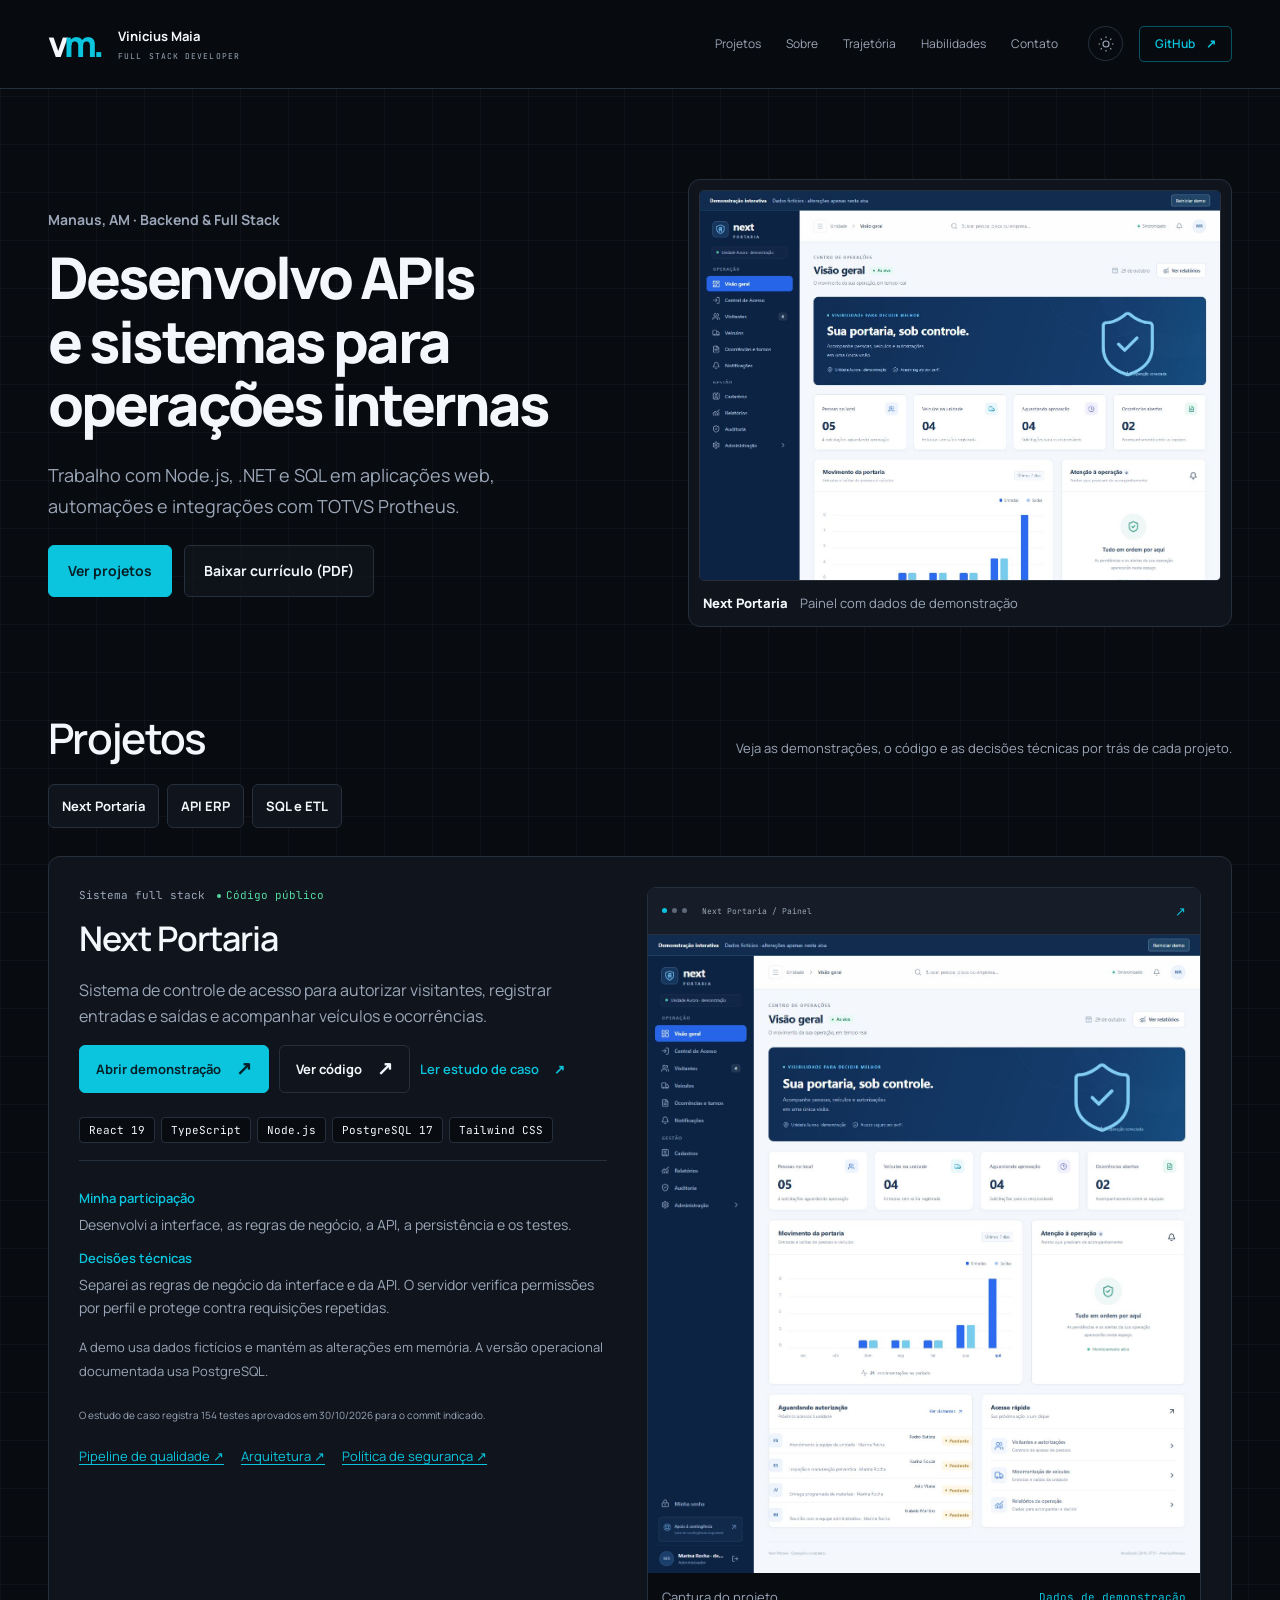
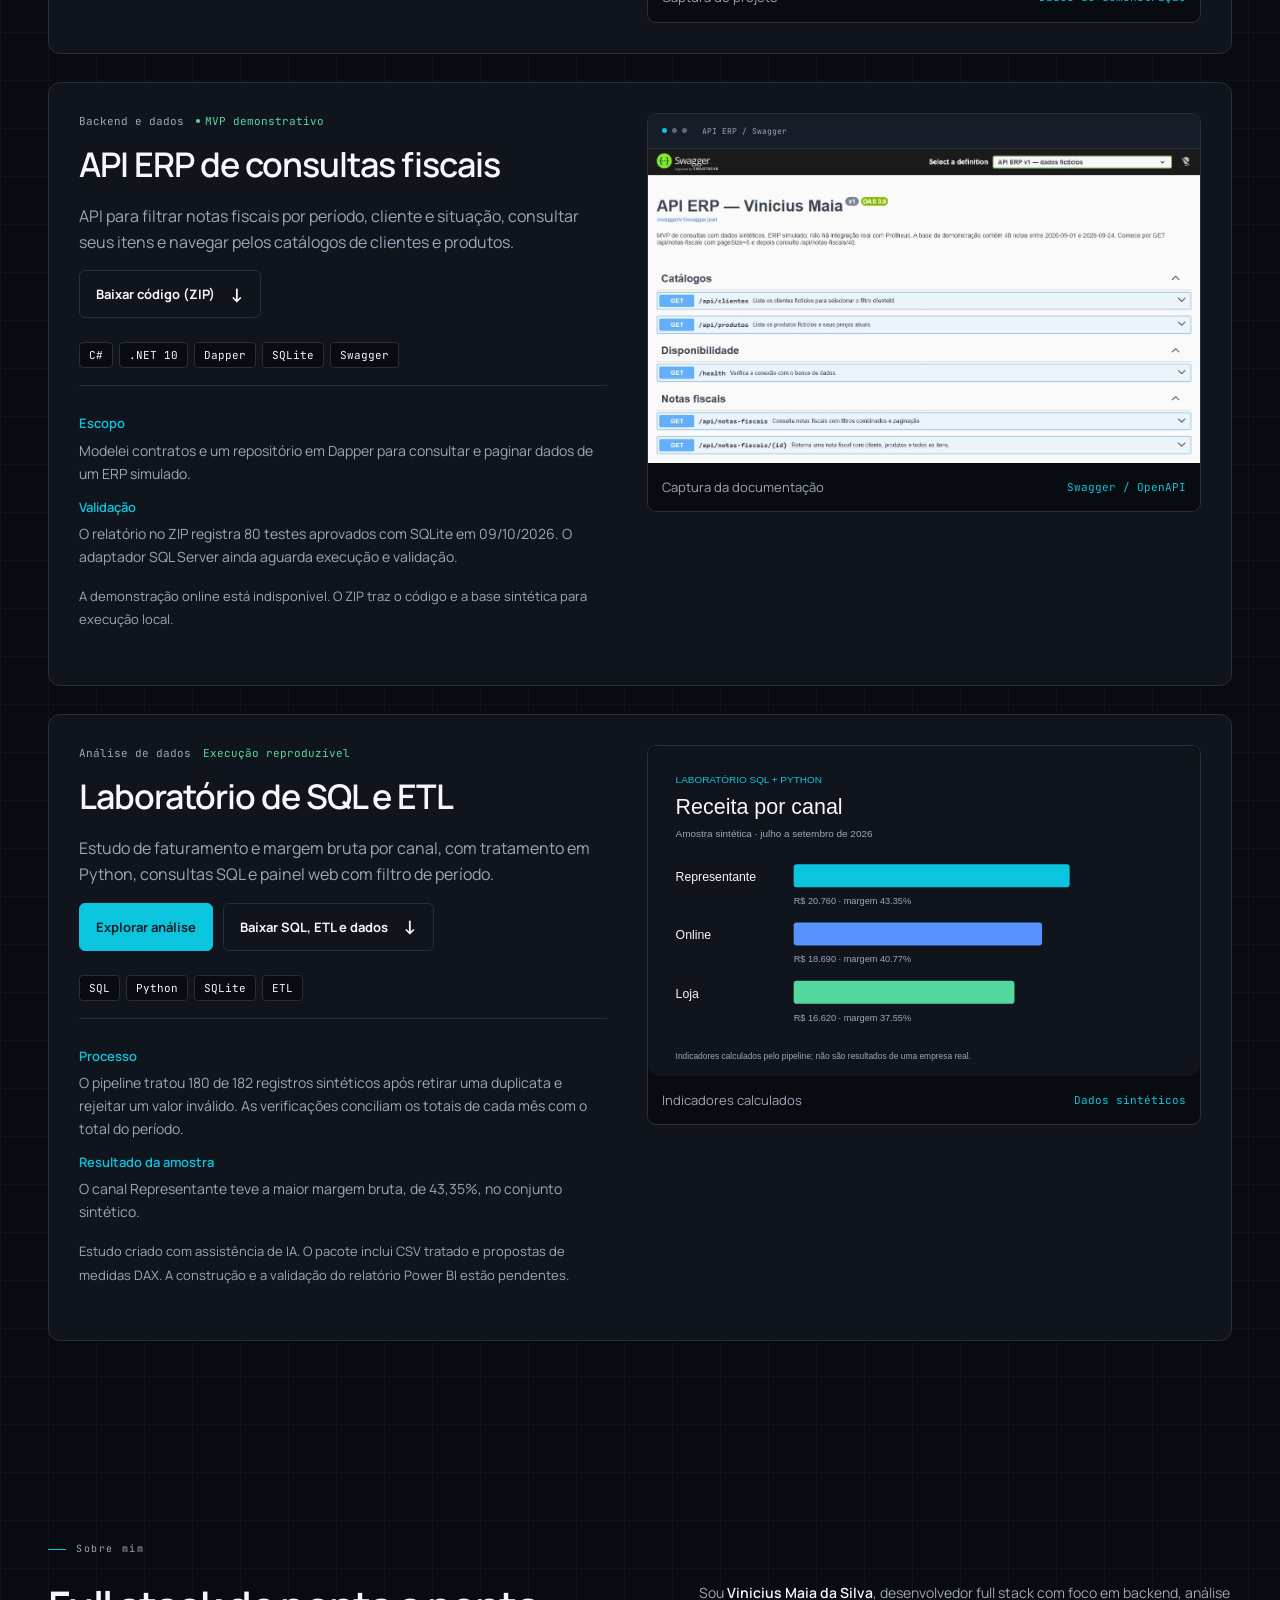
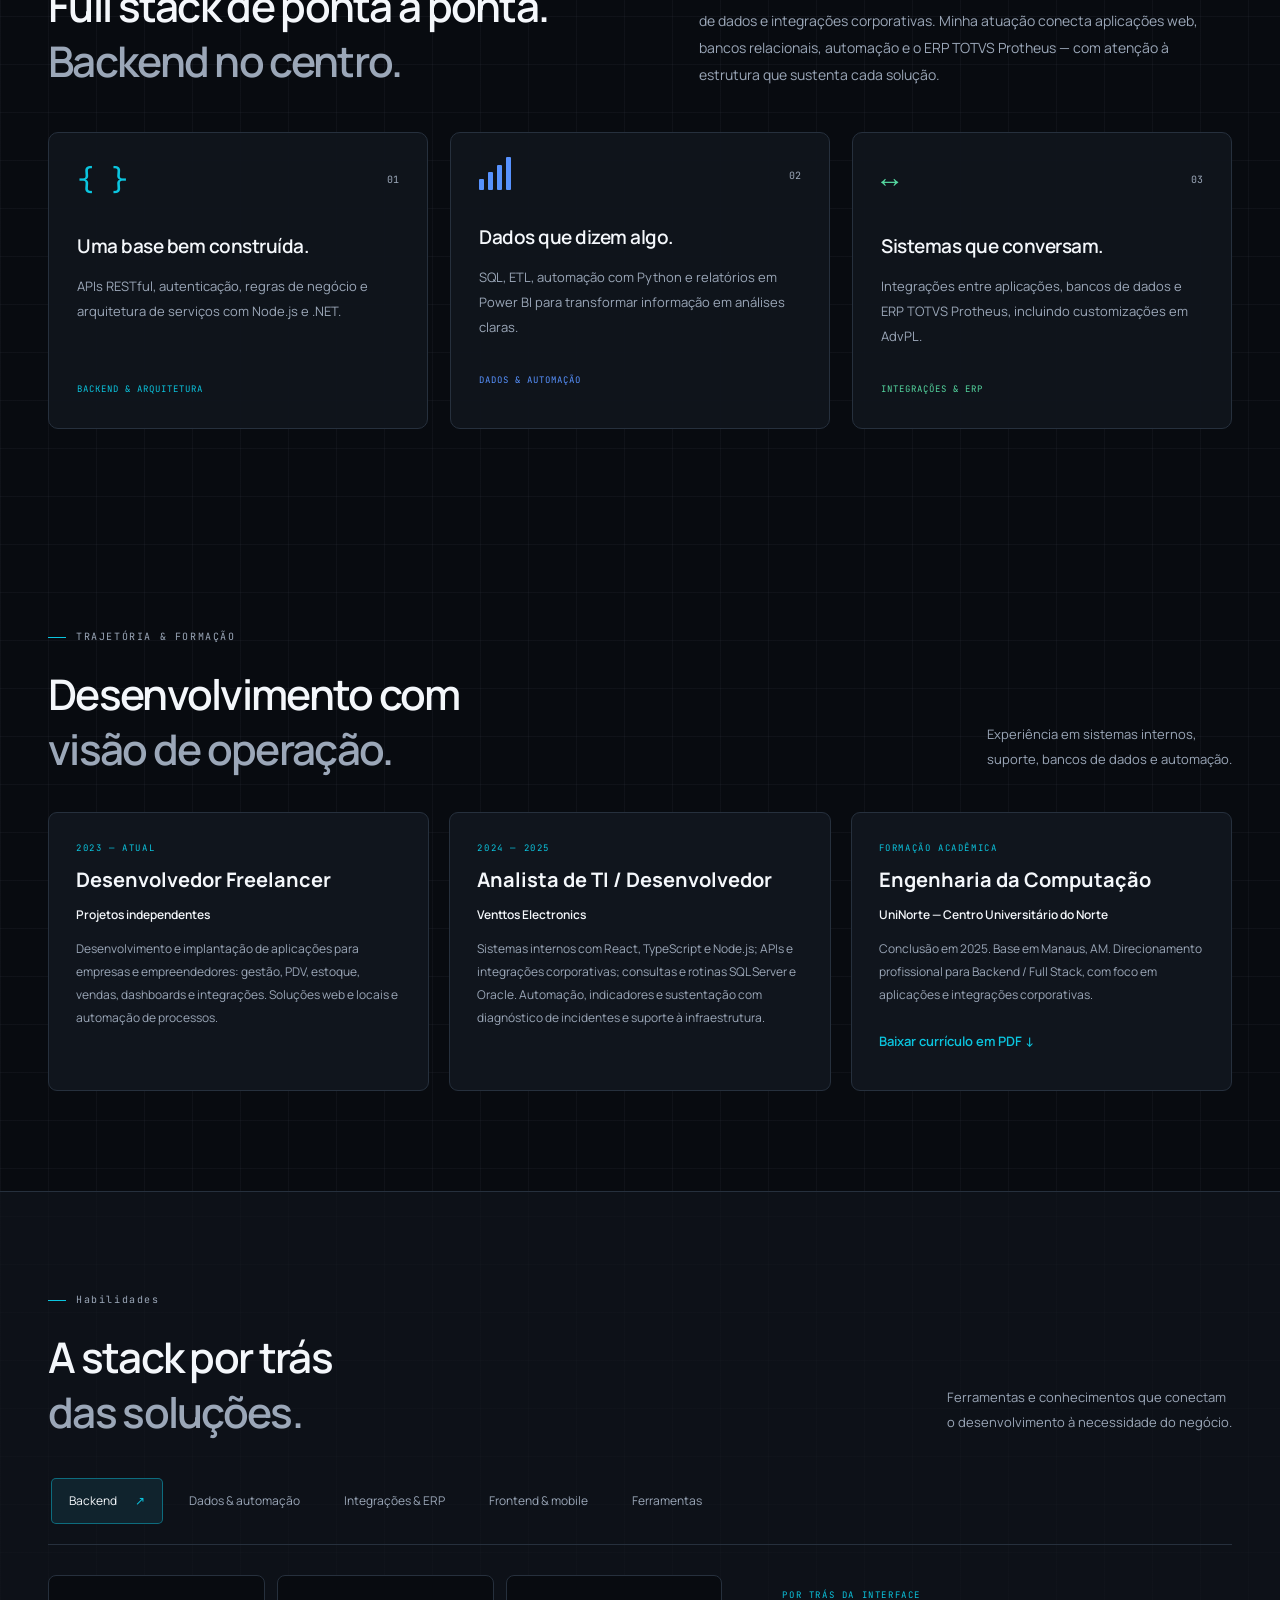
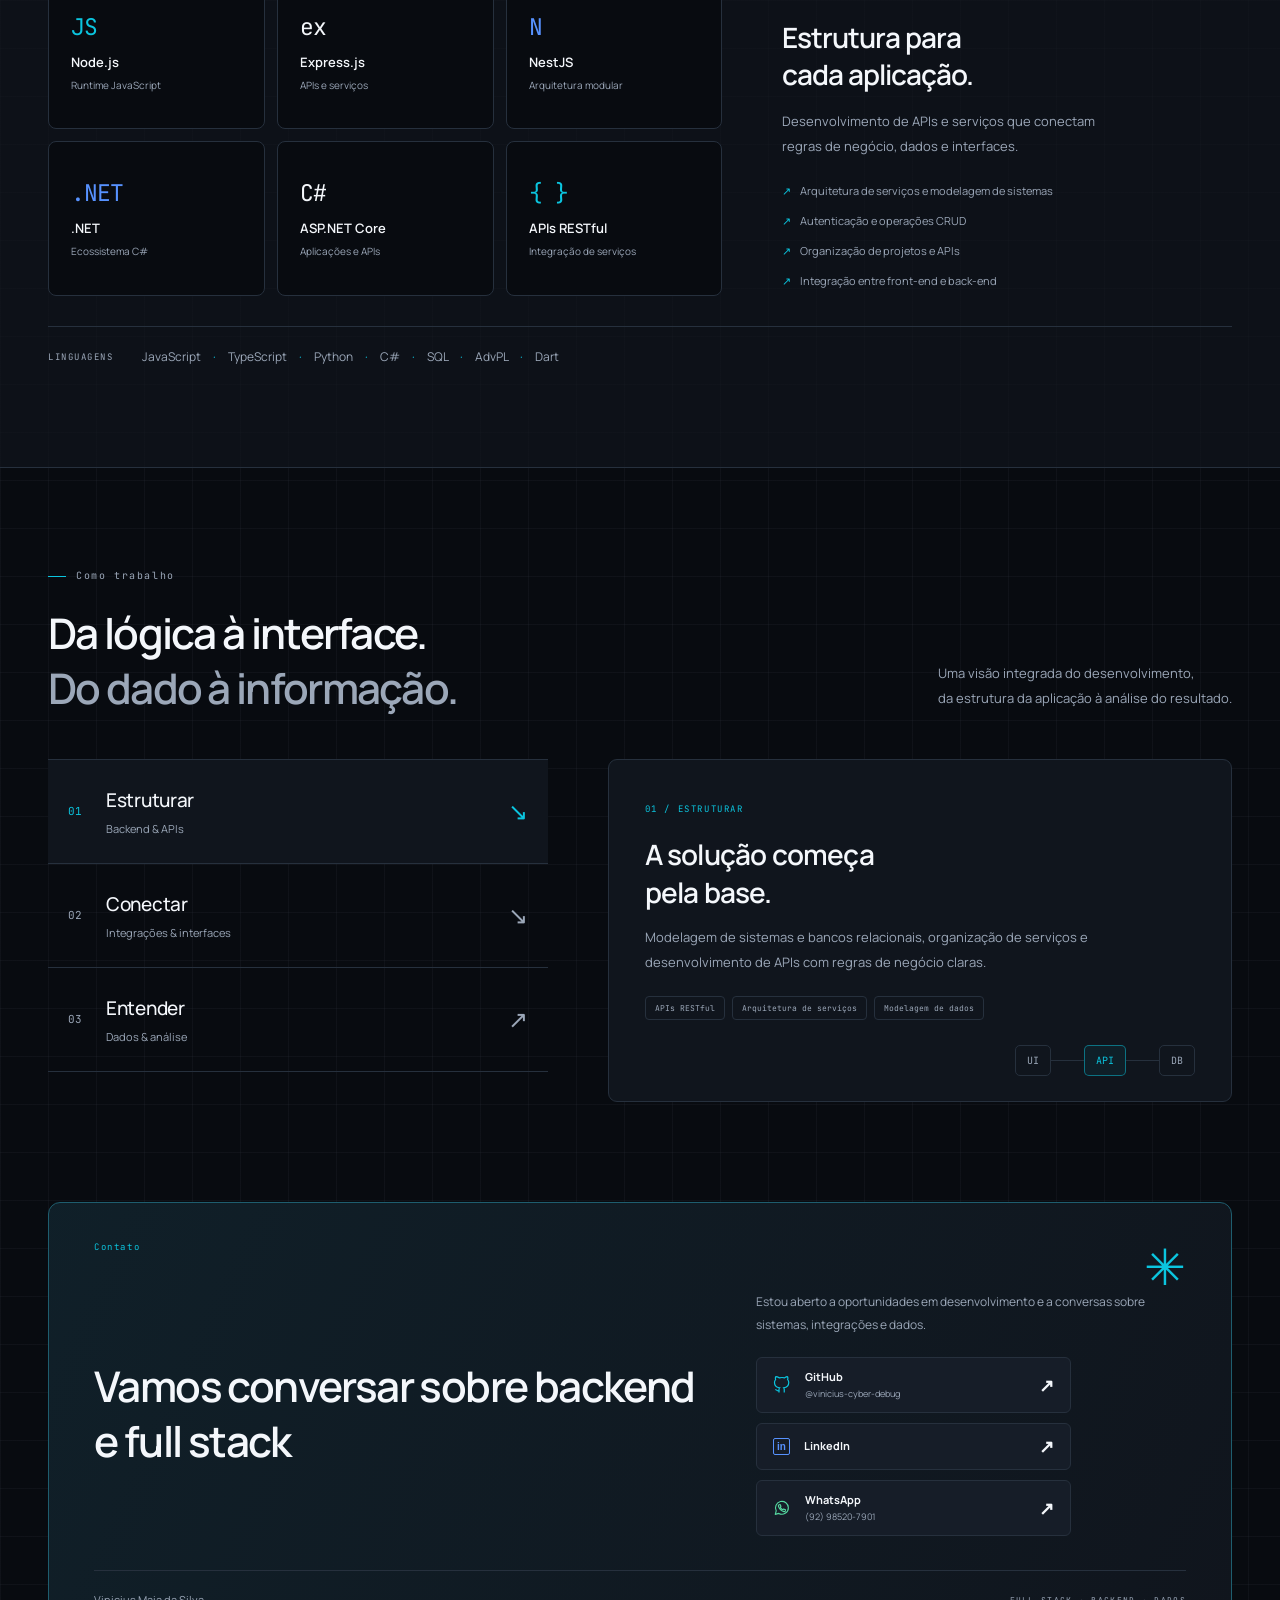
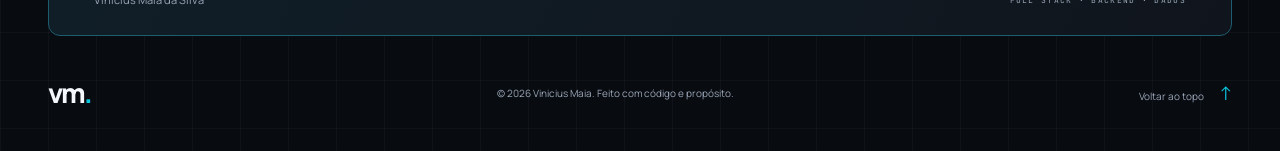
<file: index.html>
<!doctype html>
<html lang="pt-BR" data-theme="dark">
<head>
  <meta charset="utf-8">
  <meta name="viewport" content="width=device-width, initial-scale=1">
  <meta name="theme-color" content="#080b10">
  <meta name="description" content="Portfólio de Vinicius Maia da Silva, desenvolvedor backend e full stack em Manaus. Conheça seus projetos de APIs, sistemas internos e análise de dados.">
  <meta property="og:title" content="Vinicius Maia | Backend e Full Stack">
  <meta property="og:description" content="Explore o Next Portaria, uma API de consultas fiscais e um laboratório de análise de dados com SQL e Python.">
  <meta property="og:type" content="website">
  <title>Vinicius Maia | Backend e Full Stack</title>
  <link rel="icon" type="image/svg+xml" href="favicon.svg">
  <link rel="stylesheet" href="styles.css?v=20261126-2">
  <script src="app.js?v=20261126-2" defer></script>
</head>
<body>
  <a class="skip-link" href="#conteudo">Pular para o conteúdo</a>
  <header class="header">
    <div class="header-inner container">
      <a href="#inicio" class="brand" aria-label="Vinicius Maia — início"><span class="brand-mark">v<span>m</span><i>.</i></span><span class="brand-text">Vinicius Maia<span>FULL STACK DEVELOPER</span></span></a>
      <button type="button" id="menu-toggle" class="menu-toggle" aria-label="Abrir menu" aria-controls="navigation" aria-expanded="false"><span></span><span></span></button>
      <nav id="navigation" class="nav" aria-label="Navegação principal">
        <a href="#projetos">Projetos</a>
        <a href="#sobre">Sobre</a>
        <a href="#trajetoria">Trajetória</a>
        <a href="#habilidades">Habilidades</a>
        <a href="#contato">Contato</a>
      </nav>
      <div class="header-actions">
        <button class="theme-toggle" id="theme-toggle" aria-label="Ativar tema claro" title="Alternar tema"><svg viewBox="0 0 24 24" fill="none" stroke="currentColor" stroke-width="1.5" aria-hidden="true"><circle cx="12" cy="12" r="4"/><path d="M12 2v2m0 16v2M2 12h2m16 0h2M4.93 4.93l1.42 1.42m11.3 11.3 1.42 1.42M4.93 19.07l1.42-1.42m11.3-11.3 1.42-1.42"/></svg></button>
        <a href="https://github.com/vinicius-cyber-debug" class="header-contact" target="_blank" rel="noopener noreferrer">GitHub <span aria-hidden="true">↗</span></a>
      </div>
    </div>
  </header>
  <main id="conteudo">
    <section id="inicio" class="hero container">
      <div class="hero-copy">
        <p class="career-location">Manaus, AM · Backend &amp; Full Stack</p>
        <h1>Desenvolvo APIs e sistemas para operações internas</h1>
        <p class="hero-description">Trabalho com Node.js, .NET e SQL em aplicações web, automações e integrações com TOTVS Protheus.</p>
        <div class="hero-buttons">
          <a href="#projetos" class="button button-primary">Ver projetos</a>
          <a href="assets/cv/curriculo-vinicius-maia.pdf" class="button button-outline" download>Baixar currículo (PDF)</a>
        </div>
      </div>
      <figure class="hero-preview">
        <div class="hero-preview-image">
          <img src="assets/projects/next-portaria.jpg" alt="Painel de controle de acesso com indicadores e registros de visitas." width="1273" height="1472" fetchpriority="high">
        </div>
        <figcaption><strong>Next Portaria</strong><span>Painel com dados de demonstração</span></figcaption>
      </figure>
    </section>

    <section id="projetos" class="section container projects">
      <div class="section-heading heading-inline">
        <h2>Projetos</h2>
        <p>Veja as demonstrações, o código e as decisões técnicas por trás de cada projeto.</p>
      </div>
      <nav class="project-shortcuts" aria-label="Atalhos dos projetos">
        <ul>
          <li><a href="#portaria-project-title">Next Portaria</a></li>
          <li><a href="#erp-project-title">API ERP</a></li>
          <li><a href="#data-project-title">SQL e ETL</a></li>
        </ul>
      </nav>

      <article class="featured-project" aria-labelledby="portaria-project-title">
        <div class="project-overview">
          <div class="project-meta"><span>Sistema full stack</span><span class="project-status"><i></i> Código público</span></div>
          <h3 id="portaria-project-title" tabindex="-1">Next Portaria</h3>
          <p class="project-description">Sistema de controle de acesso para autorizar visitantes, registrar entradas e saídas e acompanhar veículos e ocorrências.</p>
          <div class="project-actions">
            <a class="button button-primary" href="https://vinicius-cyber-debug.github.io/Next-Portaria/" target="_blank" rel="noopener noreferrer">Abrir demonstração <span aria-hidden="true">↗</span></a>
            <a class="button button-outline" href="https://github.com/vinicius-cyber-debug/Next-Portaria" target="_blank" rel="noopener noreferrer">Ver código <span aria-hidden="true">↗</span></a>
            <a class="project-github" href="https://github.com/vinicius-cyber-debug/Next-Portaria/blob/main/docs/ESTUDO-DE-CASO.md" target="_blank" rel="noopener noreferrer">Ler estudo de caso <span aria-hidden="true">↗</span></a>
          </div>
        </div>
        <figure class="project-preview">
          <div class="preview-browser" aria-hidden="true"><span><i></i><i></i><i></i></span><small>Next Portaria / Painel</small><b>↗</b></div>
          <a href="https://vinicius-cyber-debug.github.io/Next-Portaria/" target="_blank" rel="noopener noreferrer" aria-label="Abrir demonstração do Next Portaria">
            <img src="assets/projects/next-portaria.jpg" alt="Painel completo do Next Portaria, com indicadores de presença e histórico de acessos." width="1273" height="1472" loading="lazy">
          </a>
          <figcaption>Captura do projeto <span>Dados de demonstração</span></figcaption>
        </figure>
        <div class="featured-project-content">
          <div class="project-stack" aria-label="Tecnologias do Next Portaria"><span>React 19</span><span>TypeScript</span><span>Node.js</span><span>PostgreSQL 17</span><span>Tailwind CSS</span></div>
          <dl class="project-evidence">
            <dt>Minha participação</dt>
            <dd>Desenvolvi a interface, as regras de negócio, a API, a persistência e os testes.</dd>
            <dt>Decisões técnicas</dt>
            <dd>Separei as regras de negócio da interface e da API. O servidor verifica permissões por perfil e protege contra requisições repetidas.</dd>
          </dl>
          <p class="project-database-note">A demo usa dados fictícios e mantém as alterações em memória. A versão operacional documentada usa PostgreSQL.</p>
          <div class="quality-links">
            <span>O estudo de caso registra 154 testes aprovados em 30/10/2026 para o commit indicado.</span>
            <a href="https://github.com/vinicius-cyber-debug/Next-Portaria/actions/workflows/quality.yml" target="_blank" rel="noopener noreferrer">Pipeline de qualidade ↗</a>
            <a href="https://github.com/vinicius-cyber-debug/Next-Portaria/blob/main/docs/ARQUITETURA.md" target="_blank" rel="noopener noreferrer">Arquitetura ↗</a>
            <a href="https://github.com/vinicius-cyber-debug/Next-Portaria/blob/main/SECURITY.md" target="_blank" rel="noopener noreferrer">Política de segurança ↗</a>
          </div>
        </div>
      </article>

      <article class="featured-project" aria-labelledby="erp-project-title">
        <div class="project-overview">
          <div class="project-meta"><span>Backend e dados</span><span class="project-status"><i></i> MVP demonstrativo</span></div>
          <h3 id="erp-project-title" tabindex="-1">API ERP de consultas fiscais</h3>
          <p class="project-description">API para filtrar notas fiscais por período, cliente e situação, consultar seus itens e navegar pelos catálogos de clientes e produtos.</p>
          <div class="project-actions">
            <a class="button button-outline" href="assets/projects/api-erp-codigo.zip" download="api-erp-vinicius-maia.zip">Baixar código (ZIP) <span aria-hidden="true">↓</span></a>
          </div>
        </div>
        <figure class="project-preview">
          <div class="preview-browser" aria-hidden="true"><span><i></i><i></i><i></i></span><small>API ERP / Swagger</small></div>
          <div>
            <img src="assets/projects/api-erp-swagger.jpg" alt="Documentação da API ERP com endpoints de catálogos, disponibilidade e notas fiscais." width="1265" height="720" loading="lazy">
          </div>
          <figcaption>Captura da documentação <span>Swagger / OpenAPI</span></figcaption>
        </figure>
        <div class="featured-project-content">
          <div class="project-stack" aria-label="Tecnologias do projeto"><span>C#</span><span>.NET 10</span><span>Dapper</span><span>SQLite</span><span>Swagger</span></div>
          <dl class="project-evidence">
            <dt>Escopo</dt>
            <dd>Modelei contratos e um repositório em Dapper para consultar e paginar dados de um ERP simulado.</dd>
            <dt>Validação</dt>
            <dd>O relatório no ZIP registra 80 testes aprovados com SQLite em 09/10/2026. O adaptador SQL Server ainda aguarda execução e validação.</dd>
          </dl>
          <p class="project-database-note">A demonstração online está indisponível. O ZIP traz o código e a base sintética para execução local.</p>
        </div>
      </article>

      <article class="featured-project" aria-labelledby="data-project-title">
        <div class="project-overview">
          <div class="project-meta"><span>Análise de dados</span><span class="project-status">Execução reproduzível</span></div>
          <h3 id="data-project-title" tabindex="-1">Laboratório de SQL e ETL</h3>
          <p class="project-description">Estudo de faturamento e margem bruta por canal, com tratamento em Python, consultas SQL e painel web com filtro de período.</p>
          <div class="project-actions">
            <a class="button button-primary" href="projetos/analise-dados.html">Explorar análise</a>
            <a class="button button-outline" href="assets/projects/laboratorio-dados.zip" download>Baixar SQL, ETL e dados <span aria-hidden="true">↓</span></a>
          </div>
        </div>
        <figure class="project-preview">
          <img src="assets/projects/data-case.svg" alt="Gráfico calculado pelo pipeline de SQL e Python com receitas por canal em uma amostra sintética." loading="lazy">
          <figcaption>Indicadores calculados <span>Dados sintéticos</span></figcaption>
        </figure>
        <div class="featured-project-content">
          <div class="project-stack" aria-label="Tecnologias do laboratório"><span>SQL</span><span>Python</span><span>SQLite</span><span>ETL</span></div>
          <dl class="project-evidence">
            <dt>Processo</dt>
            <dd>O pipeline tratou 180 de 182 registros sintéticos após retirar uma duplicata e rejeitar um valor inválido. As verificações conciliam os totais de cada mês com o total do período.</dd>
            <dt>Resultado da amostra</dt>
            <dd>O canal Representante teve a maior margem bruta, de 43,35%, no conjunto sintético.</dd>
          </dl>
          <p class="project-database-note">Estudo criado com assistência de IA. O pacote inclui CSV tratado e propostas de medidas DAX. A construção e a validação do relatório Power BI estão pendentes.</p>
        </div>
      </article>
    </section>

    <section id="sobre" class="section container about">
      <div class="section-heading"><p class="eyebrow section-number">Sobre mim</p><div class="about-heading"><h2>Full stack de ponta a ponta.<br><span>Backend no centro.</span></h2><p>Sou <strong>Vinicius Maia da Silva</strong>, desenvolvedor full stack com foco em backend, análise de dados e integrações corporativas. Minha atuação conecta aplicações web, bancos relacionais, automação e o ERP TOTVS Protheus — com atenção à estrutura que sustenta cada solução.</p></div></div>
      <div class="focus-grid">
        <article class="focus-card"><div class="focus-top"><span class="focus-icon">{ }</span><span>01</span></div><h3>Uma base bem construída.</h3><p>APIs RESTful, autenticação, regras de negócio e arquitetura de serviços com Node.js e .NET.</p><span class="focus-tag">BACKEND & ARQUITETURA</span></article>
        <article class="focus-card"><div class="focus-top"><span class="focus-icon chart-icon"><i></i><i></i><i></i><i></i></span><span>02</span></div><h3>Dados que dizem algo.</h3><p>SQL, ETL, automação com Python e relatórios em Power BI para transformar informação em análises claras.</p><span class="focus-tag">DADOS & AUTOMAÇÃO</span></article>
        <article class="focus-card"><div class="focus-top"><span class="focus-icon">↔</span><span>03</span></div><h3>Sistemas que conversam.</h3><p>Integrações entre aplicações, bancos de dados e ERP TOTVS Protheus, incluindo customizações em AdvPL.</p><span class="focus-tag">INTEGRAÇÕES & ERP</span></article>
      </div>
    </section>

    <section id="trajetoria" class="section container">
      <div class="section-heading heading-inline"><div><p class="eyebrow section-number">TRAJETÓRIA & FORMAÇÃO</p><h2>Desenvolvimento com<br><span>visão de operação.</span></h2></div><p>Experiência em sistemas internos,<br class="desktop-break"> suporte, bancos de dados e automação.</p></div>
      <div class="career-grid">
        <article class="career-card"><p class="eyebrow">2023 — ATUAL</p><h3>Desenvolvedor Freelancer</h3><p class="career-company">Projetos independentes</p><p>Desenvolvimento e implantação de aplicações para empresas e empreendedores: gestão, PDV, estoque, vendas, dashboards e integrações. Soluções web e locais e automação de processos.</p></article>
        <article class="career-card"><p class="eyebrow">2024 — 2025</p><h3>Analista de TI / Desenvolvedor</h3><p class="career-company">Venttos Electronics</p><p>Sistemas internos com React, TypeScript e Node.js; APIs e integrações corporativas; consultas e rotinas SQL Server e Oracle. Automação, indicadores e sustentação com diagnóstico de incidentes e suporte à infraestrutura.</p></article>
        <article class="career-card"><p class="eyebrow">FORMAÇÃO ACADÊMICA</p><h3>Engenharia da Computação</h3><p class="career-company">UniNorte — Centro Universitário do Norte</p><p>Conclusão em 2025. Base em Manaus, AM. Direcionamento profissional para Backend / Full Stack, com foco em aplicações e integrações corporativas.</p><a class="project-github" href="assets/cv/curriculo-vinicius-maia.pdf" download>Baixar currículo em PDF ↓</a></article>
      </div>
    </section>
    <section id="habilidades" class="section skills-section">
      <div class="container">
        <div class="section-heading heading-inline"><div><p class="eyebrow section-number">Habilidades</p><h2>A stack por trás<br><span>das soluções.</span></h2></div><p>Ferramentas e conhecimentos que conectam<br class="desktop-break"> o desenvolvimento à necessidade do negócio.</p></div>
        <div class="skills-tabs" role="tablist" aria-label="Áreas de conhecimento"><button id="tab-backend" role="tab" aria-selected="true" aria-controls="skill-panel" data-category="backend" tabindex="0">Backend <span>↗</span></button><button id="tab-dados" role="tab" aria-selected="false" aria-controls="skill-panel" data-category="dados" tabindex="-1">Dados & automação</button><button id="tab-integracoes" role="tab" aria-selected="false" aria-controls="skill-panel" data-category="integracoes" tabindex="-1">Integrações & ERP</button><button id="tab-interfaces" role="tab" aria-selected="false" aria-controls="skill-panel" data-category="interfaces" tabindex="-1">Frontend & mobile</button><button id="tab-ferramentas" role="tab" aria-selected="false" aria-controls="skill-panel" data-category="ferramentas" tabindex="-1">Ferramentas</button></div>
        <div id="skill-panel" class="skill-panel" role="tabpanel" tabindex="0" aria-labelledby="tab-backend">
          <div class="skill-tiles" id="skill-tiles"><div class="skill-tile"><span class="skill-symbol green">JS</span><strong>Node.js</strong><span>Runtime JavaScript</span></div><div class="skill-tile"><span class="skill-symbol">ex</span><strong>Express.js</strong><span>APIs e serviços</span></div><div class="skill-tile"><span class="skill-symbol purple">N</span><strong>NestJS</strong><span>Arquitetura modular</span></div><div class="skill-tile"><span class="skill-symbol purple">.NET</span><strong>.NET</strong><span>Ecossistema C#</span></div><div class="skill-tile"><span class="skill-symbol">C#</span><strong>ASP.NET Core</strong><span>Aplicações e APIs</span></div><div class="skill-tile"><span class="skill-symbol green">{ }</span><strong>APIs RESTful</strong><span>Integração de serviços</span></div></div>
          <aside class="skill-detail"><span id="skill-kicker" class="eyebrow">POR TRÁS DA INTERFACE</span><h3 id="skill-title">Estrutura para<br>cada aplicação.</h3><p id="skill-description">Desenvolvimento de APIs e serviços que conectam regras de negócio, dados e interfaces.</p><ul id="skill-points"><li>Arquitetura de serviços e modelagem de sistemas</li><li>Autenticação e operações CRUD</li><li>Organização de projetos e APIs</li><li>Integração entre front-end e back-end</li></ul></aside>
        </div>
        <div class="languages"><span>LINGUAGENS</span><p>JavaScript <i>·</i> TypeScript <i>·</i> Python <i>·</i> C# <i>·</i> SQL <i>·</i> AdvPL <i>·</i> Dart</p></div>
      </div>
    </section>
    <section class="section container approach" id="abordagem">
      <div class="section-heading heading-inline"><div><p class="eyebrow section-number">Como trabalho</p><h2>Da lógica à interface.<br><span>Do dado à informação.</span></h2></div><p>Uma visão integrada do desenvolvimento,<br class="desktop-break"> da estrutura da aplicação à análise do resultado.</p></div>
      <div class="approach-layout"><div class="flow" aria-label="Explore as etapas de uma solução"><button class="flow-step active" data-step="0" aria-pressed="true"><span class="flow-index">01</span><span><strong>Estruturar</strong><small>Backend & APIs</small></span><span class="flow-arrow">↘</span></button><button class="flow-step" data-step="1" aria-pressed="false"><span class="flow-index">02</span><span><strong>Conectar</strong><small>Integrações & interfaces</small></span><span class="flow-arrow">↘</span></button><button class="flow-step" data-step="2" aria-pressed="false"><span class="flow-index">03</span><span><strong>Entender</strong><small>Dados & análise</small></span><span class="flow-arrow">↗</span></button></div><div class="flow-detail" aria-live="polite"><span id="flow-label" class="eyebrow">01 / ESTRUTURAR</span><h3 id="flow-title">A solução começa<br>pela base.</h3><p id="flow-description">Modelagem de sistemas e bancos relacionais, organização de serviços e desenvolvimento de APIs com regras de negócio claras.</p><div class="flow-tags" id="flow-tags"><span>APIs RESTful</span><span>Arquitetura de serviços</span><span>Modelagem de dados</span></div><div class="flow-decoration" aria-hidden="true"><span>UI</span><i></i><span class="highlight">API</span><i></i><span>DB</span></div></div></div>
    </section>
    <section id="contato" class="contact-section container">
      <div class="contact-top"><p class="eyebrow">Contato</p><span class="contact-spark" aria-hidden="true">✳</span></div>
      <div class="contact-content">
        <h2>Vamos conversar sobre backend e full stack</h2>
        <div class="contact-details">
          <p>Estou aberto a oportunidades em desenvolvimento e a conversas sobre sistemas, integrações e dados.</p>
          <div class="contact-links">
            <a href="https://github.com/vinicius-cyber-debug" target="_blank" rel="noopener noreferrer" class="button contact-button github-button"><svg viewBox="0 0 24 24" fill="none" stroke="currentColor" stroke-width="1.6" aria-hidden="true"><path d="M9 20c-4 .8-4-2-6-2m12 4v-4c0-1-.2-1.8-.7-2.3 3.3-.4 6.7-1.6 6.7-7.1a5.5 5.5 0 0 0-1.5-3.8 5.1 5.1 0 0 0-.1-3.8s-1.2-.4-3.9 1.5a13.4 13.4 0 0 0-7 0C4.8.6 3.6 1 3.6 1a5.1 5.1 0 0 0-.1 3.8A5.5 5.5 0 0 0 2 8.6c0 5.5 3.4 6.7 6.7 7.1-.5.5-.7 1.3-.7 2.3v4"/></svg><span>GitHub <small>@vinicius-cyber-debug</small></span><span aria-hidden="true">↗</span></a>
            <a href="https://www.linkedin.com/in/viniciusmaia001/" target="_blank" rel="noopener noreferrer" class="button contact-button"><span class="linkedin-icon" aria-hidden="true">in</span> LinkedIn <span aria-hidden="true">↗</span></a>
            <a href="https://wa.me/5592985207901" target="_blank" rel="noopener noreferrer" class="button contact-button whatsapp-button" aria-label="Conversar no WhatsApp com Vinicius Maia, número (92) 98520-7901">
              <svg class="whatsapp-icon" viewBox="0 0 24 24" fill="none" stroke="currentColor" stroke-width="1.5" stroke-linecap="round" stroke-linejoin="round" aria-hidden="true"><path d="M20.5 11.7a8.6 8.6 0 0 1-12.8 7.5L3 20.5l1.3-4.7a8.6 8.6 0 1 1 16.2-4.1Z"/><path d="m8.1 7.6 1.4-.3 1.1 2.5-.9 1.1a7 7 0 0 0 3.4 3.4l1.1-.9 2.5 1.1-.3 1.4c-.2.8-1 1.1-1.8.9a10.6 10.6 0 0 1-7.4-7.4c-.2-.8.1-1.6.9-1.8Z"/></svg>
              <span class="whatsapp-label">WhatsApp<small>(92) 98520-7901</small></span><span aria-hidden="true">↗</span>
            </a>
          </div>
        </div>
      </div>
      <div class="contact-bottom"><span>Vinicius Maia da Silva</span><span>FULL STACK · BACKEND · DADOS</span></div>
    </section>
  </main>
  <footer class="footer container"><a href="#inicio" class="footer-brand">vm<span>.</span></a><p>© <span id="year">2026</span> Vinicius Maia. Feito com código e propósito.</p><a href="#inicio" class="back-to-top">Voltar ao topo <span aria-hidden="true">↑</span></a></footer>
</body>
</html>
</file>
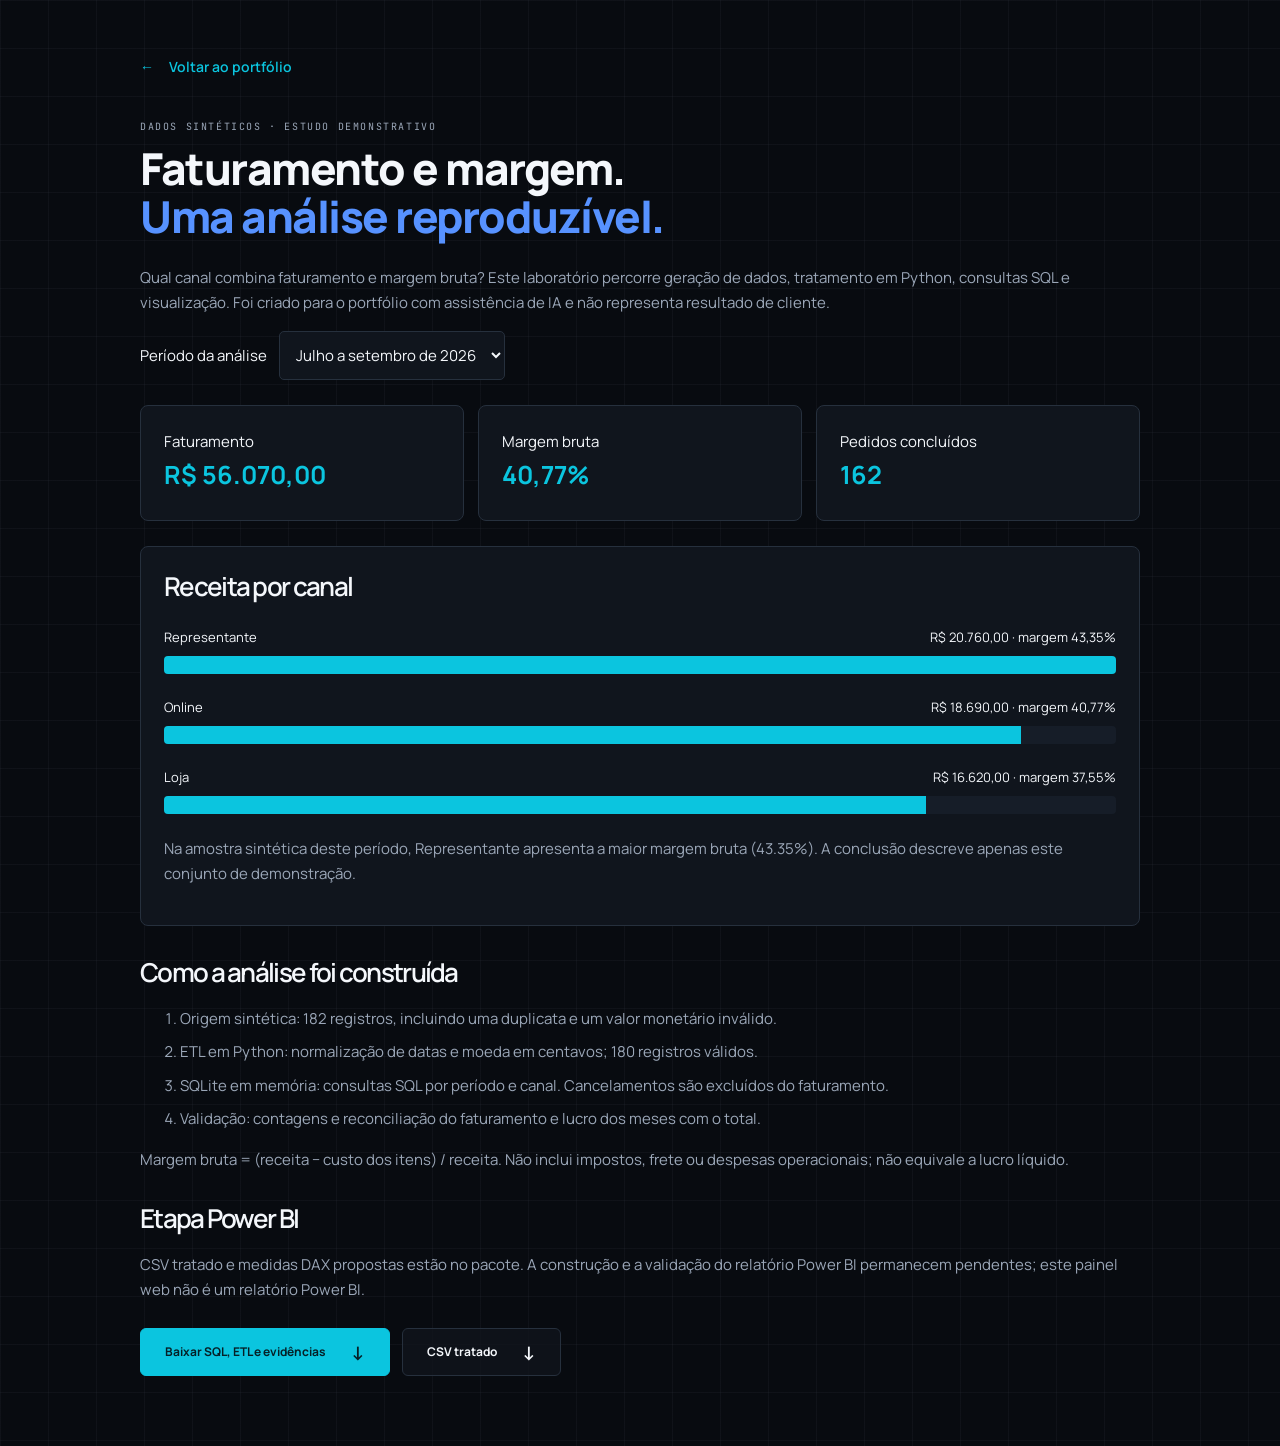
<file: projetos/analise-dados.html>
<!doctype html>
<html lang="pt-BR" data-theme="dark">
<head>
  <meta charset="utf-8">
  <meta name="viewport" content="width=device-width,initial-scale=1">
  <title>Laboratório SQL e ETL | Vinicius Maia</title>
  <link rel="stylesheet" href="../styles.css?v=20261126-2">
  <style>
    .lab { padding-block: 45px; max-width: 1000px; }
    .lab .lab-back { min-height: 44px; font-size: .875rem; }
    .lab .eyebrow { margin-top: 30px; }
    .lab h1 { font-size: 44px; letter-spacing: -1.5px; }
    .lab h2 { font-size: 26px; margin: 30px 0 16px; }
    .lab p { color: var(--muted); }
    .lab li { margin: 8px 0; color: var(--muted); }
    .lab-filter { display: flex; flex-wrap: wrap; align-items: center; gap: 8px 12px; }
    .lab select {
      background: var(--surface);
      color: var(--text);
      padding: 12px;
      border: 1px solid var(--line);
      border-radius: 5px;
      max-width: 100%;
      min-height: 44px;
      font: inherit;
    }
    .lab select:focus-visible { outline: 2px solid var(--accent); outline-offset: 4px; }
    .lab [hidden] { display: none; }
    .lab-status { margin: 10px 0 0; }
    .lab-status:empty { margin: 0; }
    .lab-status.visually-hidden {
      position: absolute;
      width: 1px;
      height: 1px;
      margin: -1px;
      clip-path: inset(50%);
      overflow: hidden;
      white-space: nowrap;
    }
    .lab-grid { display: grid; grid-template-columns: repeat(3, 1fr); gap: 14px; margin: 25px 0; }
    .lab-box { background: var(--surface); border: 1px solid var(--line); padding: 23px; border-radius: 8px; }
    .lab-box h2 { margin-top: 0; }
    .lab-box strong { display: block; font-size: 25px; color: var(--accent); }
    .bar-row { margin: 22px 0; }
    .bar-row > div:first-child { display: flex; justify-content: space-between; gap: 15px; font-size: 13px; margin-bottom: 8px; }
    .bar-meter { height: 18px; background: var(--surface-2); border-radius: 4px; overflow: hidden; }
    .bar-fill { display: block; height: 100%; background: var(--accent); }
    .lab-links { display: flex; gap: 12px; flex-wrap: wrap; margin: 25px 0; }

    @media (max-width: 600px) {
      .lab h1 { font-size: 32px; }
      .lab-grid { grid-template-columns: 1fr; }
      .lab-box strong { font-size: 23px; }
    }
  </style>
</head>
<body>
  <main class="container lab">
    <a class="project-github lab-back" href="../index.html#data-project-title">
      <span aria-hidden="true">←</span> Voltar ao portfólio
    </a>
    <p class="eyebrow">DADOS SINTÉTICOS · ESTUDO DEMONSTRATIVO</p>
    <h1>Faturamento e margem.<br><span>Uma análise reproduzível.</span></h1>
    <p>Qual canal combina faturamento e margem bruta? Este laboratório percorre geração de dados, tratamento em Python, consultas SQL e visualização. Foi criado para o portfólio com assistência de IA e não representa resultado de cliente.</p>

    <div class="lab-filter">
      <label for="period">Período da análise</label>
      <select id="period" disabled>
        <option value="todos">Julho a setembro de 2026</option>
        <option value="2026-07">Julho de 2026</option>
        <option value="2026-08">Agosto de 2026</option>
        <option value="2026-09">Setembro de 2026</option>
      </select>
      <button type="button" id="retry-dashboard" class="button button-outline" hidden>Tentar novamente</button>
    </div>
    <p id="dashboard-status" class="lab-status" role="status"></p>
    <noscript><p>Ative o JavaScript para consultar os indicadores. Os arquivos da análise estão disponíveis para download ao final da página.</p></noscript>

    <div class="lab-grid">
      <div class="lab-box">Faturamento<strong id="revenue">—</strong></div>
      <div class="lab-box">Margem bruta<strong id="margin">—</strong></div>
      <div class="lab-box">Pedidos concluídos<strong id="orders">—</strong></div>
    </div>
    <div class="lab-box">
      <h2>Receita por canal</h2>
      <div id="channels"></div>
      <p id="conclusion"></p>
    </div>

    <h2>Como a análise foi construída</h2>
    <ol>
      <li>Origem sintética: 182 registros, incluindo uma duplicata e um valor monetário inválido.</li>
      <li>ETL em Python: normalização de datas e moeda em centavos; 180 registros válidos.</li>
      <li>SQLite em memória: consultas SQL por período e canal. Cancelamentos são excluídos do faturamento.</li>
      <li>Validação: contagens e reconciliação do faturamento e lucro dos meses com o total.</li>
    </ol>
    <p>Margem bruta = (receita − custo dos itens) / receita. Não inclui impostos, frete ou despesas operacionais; não equivale a lucro líquido.</p>

    <h2>Etapa Power BI</h2>
    <p>CSV tratado e medidas DAX propostas estão no pacote. A construção e a validação do relatório Power BI permanecem pendentes; este painel web não é um relatório Power BI.</p>
    <div class="lab-links">
      <a class="button button-primary" href="../assets/projects/laboratorio-dados.zip" download>Baixar SQL, ETL e evidências <span aria-hidden="true">↓</span></a>
      <a class="button button-outline" href="../assets/data-case/vendas-tratadas.csv" download>CSV tratado <span aria-hidden="true">↓</span></a>
    </div>
  </main>
  <script src="../assets/data-case/dashboard.js?v=20261126-2"></script>
</body>
</html>
</file>
<file: styles.css>
@font-face{font-family:Manrope;src:url('assets/fonts/manrope-latin-variable.woff2') format('woff2');font-weight:400 800;font-style:normal;font-display:swap}
@font-face{font-family:'JetBrains Mono';src:url('assets/fonts/jetbrains-mono-latin-variable.woff2') format('woff2');font-weight:400 500;font-style:normal;font-display:swap}

:root{--bg:#080b10;--surface:#10151d;--surface-2:#161d28;--text:#f4f7fb;--muted:#9ba7b8;--line:#26303d;--accent:#0bc5df;--blue:#5792ff;--green:#55d8a0;--header:rgba(8,11,16,.91);--grid:rgba(143,159,181,.055);--mono:'JetBrains Mono',Consolas,monospace;--font:Manrope,'Segoe UI',sans-serif}
html[data-theme=light]{--bg:#f4f7fb;--surface:#fff;--surface-2:#eaf0f7;--text:#132034;--muted:#5b6b7d;--line:#d3deeb;--accent:#00798f;--blue:#386aca;--green:#238158;--header:rgba(244,247,251,.94);--grid:rgba(42,63,92,.055)}
*{box-sizing:border-box}
html{scroll-behavior:smooth;scroll-padding-top:105px}
body{margin:0;background:var(--bg);color:var(--text);font-family:var(--font);font-size:15px;line-height:1.7;-webkit-font-smoothing:antialiased;background-image:linear-gradient(var(--grid) 1px,transparent 1px),linear-gradient(90deg,var(--grid) 1px,transparent 1px);background-size:48px 48px}
::selection{background:var(--accent);color:var(--bg)}
a{color:inherit;text-decoration:none}
button{font:inherit;color:inherit;cursor:pointer;border:0}
button,a{-webkit-tap-highlight-color:transparent}
button:focus-visible,a:focus-visible,[tabindex]:focus-visible{outline:2px solid var(--accent);outline-offset:5px}
svg{display:block;width:24px;height:24px;flex-shrink:0}
h1,h2,h3,p{margin-top:0}
.container{width:min(1200px,calc(100% - 96px));margin-inline:auto}
.skip-link{position:fixed;top:-70px;left:24px;z-index:1000;background:var(--accent);color:#062027;padding:12px 20px;border-radius:6px}
.skip-link:focus{top:12px}
html[data-theme=light] .skip-link{color:#fff}

.header{position:sticky;top:0;z-index:30;background:var(--header);backdrop-filter:blur(16px);border-bottom:1px solid var(--line)}
.header-inner{min-height:88px;display:flex;justify-content:space-between;align-items:center;gap:30px}
.brand{display:flex;align-items:center;gap:13px;flex-shrink:0}
.brand-mark{font-size:36px;letter-spacing:-4px;line-height:1;font-weight:800}
.brand-mark span,.brand-mark i{color:var(--accent)}
.brand-mark i{font-style:normal;letter-spacing:0}
.brand-text{font-size:13px;font-weight:700;line-height:1.4}
.brand-text span{display:block;color:var(--muted);font:8px var(--mono);letter-spacing:1.1px;margin-top:5px}
.nav{display:flex;gap:25px;align-items:center;margin-left:auto}
.nav a{font-size:12px;color:var(--muted);position:relative;padding:12px 0;transition:color .2s}
.nav a:hover,.nav a.active{color:var(--text)}
.nav a:after{content:'';position:absolute;bottom:4px;left:0;width:0;height:2px;background:var(--accent);transition:width .25s ease}
.nav a:hover:after,.nav a.active:after{width:18px}
.header-actions{display:flex;align-items:center;gap:16px}
.theme-toggle{height:35px;width:35px;display:grid;place-items:center;background:transparent;color:var(--muted);border:1px solid var(--line);border-radius:50%;transition:color .2s,border-color .2s}
html:not(.menu-ready) .theme-toggle { display: none; }
.theme-toggle svg{width:18px;height:18px;transition:transform .3s}
.theme-toggle:hover{color:var(--accent);border-color:var(--accent)}
.theme-toggle:hover svg{transform:rotate(45deg)}
.header-contact{padding:7px 15px;color:var(--accent);font-size:12px;font-weight:600;border:1px solid color-mix(in srgb,var(--accent) 40%,transparent);border-radius:5px;white-space:nowrap;transition:background .25s}
.header-contact:hover{background:color-mix(in srgb,var(--accent) 9%,transparent)}
.header-contact span{display:inline-block;margin-left:9px;transition:transform .25s}
.header-contact:hover span{transform:translate(2px,-2px)}
.menu-toggle{display:none;background:transparent;padding:9px}
.menu-toggle span{width:22px;height:1.5px;background:var(--text);display:block;margin:6px 0;transition:transform .25s}

.hero {
  display: grid;
  grid-template-columns: minmax(0, 1.06fr) minmax(0, 1fr);
  align-items: center;
  gap: clamp(26px, 5vw, 76px);
  padding-block: clamp(48px, 7vw, 102px) clamp(42px, 5vw, 72px);
}
.hero-copy { max-width: 36rem; }
h1 { font-size: clamp(38px, 4.5vw, 64px); line-height: 1.1; letter-spacing: -.05em; font-weight: 800; margin-bottom: 24px; }
h1 > span { color: var(--blue); }
.hero h1 { text-wrap: balance; }
.hero-description { max-width: 46ch; margin-bottom: 24px; font-size: clamp(16px, 1.5vw, 18px); color: var(--muted); }
.hero-buttons { display: flex; flex-wrap: wrap; align-items: center; gap: 12px; }
.hero-buttons .button { min-height: 48px; padding-inline: 19px; font-size: 14px; }
.hero-copy .career-location { margin: 0 0 14px; font-size: 14px; font-weight: 700; color: var(--muted); }

.hero-preview {
  min-width: 0;
  margin: 0;
  padding: 10px;
  border: 1px solid var(--line);
  border-radius: 12px;
  background: var(--surface);
}
.hero-preview-image {
  overflow: hidden;
  aspect-ratio: 4 / 3;
  border: 1px solid var(--line);
  border-radius: 5px;
  background: var(--surface-2);
}
.hero-preview-image img { display: block; width: 100%; height: 100%; object-fit: cover; object-position: top; }
.hero-preview figcaption { display: flex; align-items: baseline; flex-wrap: wrap; gap: 3px 12px; padding: 11px 4px 2px; font-size: 13px; color: var(--muted); }
.hero-preview figcaption strong { font-weight: 800; color: var(--text); }

.button{min-height:48px;display:inline-flex;align-items:center;justify-content:center;gap:25px;padding:13px 24px;font-size:12px;font-weight:700;border-radius:6px;transition:transform .25s cubic-bezier(.22,1,.36,1),background-color .25s,border-color .25s,box-shadow .25s}
.button:hover{transform:translateY(-3px)}
.button:active{transform:translateY(0) scale(.97)}
.button span[aria-hidden]{font-size:19px;line-height:1;transition:transform .25s}
.button:hover span[aria-hidden]{transform:translate(2px,-2px)}
.button-primary{background:var(--accent);color:#062027;border:1px solid var(--accent)}
.button-primary:hover{background:#27d4ea;box-shadow:0 8px 28px #0bc5df22}
html[data-theme=light] .button-primary{color:#fff}
html[data-theme=light] .button-primary:hover{background:#006d82}
.button-outline{background:color-mix(in srgb,var(--surface) 75%,transparent);border:1px solid var(--line);color:var(--text)}
.button-outline:hover{border-color:var(--accent)}
.section{padding-block:100px}
.eyebrow{font:10px/1.5 var(--mono);letter-spacing:1.6px}
.section-number{color:var(--muted);margin-bottom:23px}
.section-number:before{content:'';display:inline-block;width:18px;height:1px;background:var(--accent);vertical-align:middle;margin-right:10px}
h2{font-size:clamp(32px,3.3vw,45px);font-weight:600;line-height:1.3;letter-spacing:-1.7px;margin-bottom:0}
h2 span{color:var(--muted)}
.about-heading{display:grid;grid-template-columns:1.1fr 1fr;gap:65px;align-items:center}
.about-heading p{font-size:14px;line-height:1.95;color:var(--muted);margin:0}
.about-heading strong{font-weight:600;color:var(--text)}
.focus-grid{display:grid;grid-template-columns:repeat(3,1fr);gap:22px;margin-top:43px}
.focus-card{border:1px solid var(--line);background:color-mix(in srgb,var(--surface) 93%,transparent);border-radius:10px;padding:28px;transition:transform .3s cubic-bezier(.22,1,.36,1),border-color .3s,box-shadow .3s}
.focus-card:hover{border-color:color-mix(in srgb,var(--accent) 50%,transparent);transform:translateY(-5px);box-shadow:0 12px 35px #0002}
.focus-top{display:flex;align-items:center;justify-content:space-between;margin-bottom:31px}
.focus-top>span:last-child{font:10px var(--mono);color:var(--muted)}
.focus-icon{font:29px var(--mono);color:var(--accent);height:38px;display:flex;align-items:center;transition:translate .3s}
.focus-card:nth-child(2) .focus-icon{color:var(--blue)}
.focus-card:nth-child(3) .focus-icon{color:var(--green)}
.focus-card:hover .focus-icon{translate:0 -3px}
.chart-icon{display:flex;gap:4px;align-items:flex-end;height:29px}
.chart-icon i{width:5px;background:currentColor;border-radius:1px}
.chart-icon i:nth-child(1){height:11px}.chart-icon i:nth-child(2){height:18px}.chart-icon i:nth-child(3){height:25px}.chart-icon i:nth-child(4){height:33px}
.focus-card h3{font-size:19px;font-weight:600;letter-spacing:-.5px;margin-bottom:12px}
.focus-card p{font-size:13px;line-height:1.9;color:var(--muted);min-height:76px;margin-bottom:24px}
.focus-tag{font:9px var(--mono);letter-spacing:1px;color:var(--accent)}
.focus-card:nth-child(2) .focus-tag{color:var(--blue)}
.focus-card:nth-child(3) .focus-tag{color:var(--green)}
.skills-section{background:color-mix(in srgb,var(--surface) 65%,transparent);border-block:1px solid var(--line)}
.heading-inline{display:flex;justify-content:space-between;align-items:flex-end;gap:45px}
.heading-inline>p{font-size:13px;line-height:1.9;color:var(--muted);margin-bottom:5px}
.skills-tabs{display:flex;gap:8px;align-items:center;margin-top:38px;padding:0 3px 20px;border-bottom:1px solid var(--line);overflow-x:auto;scrollbar-width:thin;scrollbar-color:var(--line) transparent}
.skills-tabs button{background:transparent;color:var(--muted);border:1px solid transparent;border-radius:5px;padding:12px 17px;font-size:12px;white-space:nowrap;transition:background-color .25s,border-color .25s,color .25s}
.skills-tabs button:hover{color:var(--text)}
.skills-tabs button[aria-selected=true]{background:color-mix(in srgb,var(--accent) 8%,var(--surface));border-color:color-mix(in srgb,var(--accent) 45%,transparent);color:var(--text)}
.skills-tabs button:focus-visible { outline-offset: -4px; }
.skills-tabs button span{color:var(--accent);margin-left:16px}
.skill-panel{display:grid;grid-template-columns:1.5fr 1fr;gap:60px;padding-top:30px;min-height:346px}
.skill-tiles{display:grid;grid-template-columns:repeat(3,1fr);gap:12px}
.skill-tile{display:flex;flex-direction:column;justify-content:center;min-height:142px;padding:22px;background:var(--bg);border:1px solid var(--line);border-radius:8px;transition:transform .25s cubic-bezier(.22,1,.36,1),border-color .25s}
.skill-tile:hover{transform:translateY(-4px);border-color:color-mix(in srgb,var(--accent) 45%,transparent)}
.skill-symbol{font:23px var(--mono);color:var(--text);height:39px;display:block;letter-spacing:-1px}
.skill-symbol.green{color:var(--accent)}.skill-symbol.purple{color:var(--blue)}
.skill-tile strong{font-size:13px;font-weight:600;margin-bottom:5px}
.skill-tile>span:last-child{font-size:10px;line-height:1.5;color:var(--muted)}
.skill-detail{padding-top:5px}
.skill-detail>.eyebrow{font-size:9px;color:var(--accent)}
.skill-detail h3{font-size:28px;font-weight:600;line-height:1.35;letter-spacing:-1px;margin:13px 0 15px}
.skill-detail p{font-size:13px;line-height:1.9;color:var(--muted);max-width:340px;margin-bottom:18px}
.skill-detail ul{list-style:none;padding:0;margin:0}
.skill-detail li{font-size:11px;line-height:1.8;padding:5px 0;color:var(--muted);display:flex;gap:9px}
.skill-detail li:before{content:'↗';color:var(--accent)}
.languages{border-top:1px solid var(--line);margin-top:30px;padding-top:20px;display:flex;align-items:center;gap:29px}
.languages>span{font:9px var(--mono);letter-spacing:1.5px;color:var(--muted)}
.languages p{margin:0;font-size:12px;color:var(--muted)}
.languages i{font-style:normal;color:var(--accent);margin:0 10px}
.approach-layout{display:grid;grid-template-columns:1fr 1.25fr;gap:60px;margin-top:43px}
.flow-step{display:flex;align-items:center;text-align:left;background:transparent;width:100%;padding:24px 20px;border-bottom:1px solid var(--line);gap:24px;transition:background-color .25s}
.flow-step:first-child{border-top:1px solid var(--line)}
.flow-step.active{background:var(--surface)}
.flow-index{font:11px var(--mono);color:var(--muted)}
.flow-step strong{display:block;font-size:19px;font-weight:500;letter-spacing:-.3px}
.flow-step small{display:block;font-size:11px;color:var(--muted);margin-top:4px}
.flow-arrow{margin-left:auto;font-size:24px;color:var(--muted);transition:transform .25s,color .25s}
.flow-step.active .flow-index,.flow-step.active .flow-arrow{color:var(--accent)}
.flow-step:hover .flow-arrow{transform:translate(3px,-2px)}
.flow-detail{background:var(--surface);border:1px solid var(--line);border-radius:9px;padding:34px 36px 25px;min-height:335px}
.flow-detail>.eyebrow{color:var(--accent);font-size:9px}
.flow-detail h3{font-size:28px;line-height:1.35;letter-spacing:-.8px;font-weight:600;margin:17px 0 13px}
.flow-detail p{font-size:13px;line-height:1.9;color:var(--muted);max-width:450px;margin-bottom:22px}
.flow-tags{display:flex;flex-wrap:wrap;gap:7px}
.flow-tags span{padding:5px 9px;border:1px solid var(--line);font:8px/1.5 var(--mono);border-radius:4px;color:var(--muted)}
.flow-decoration{display:flex;align-items:center;justify-content:flex-end;margin-top:25px}
.flow-decoration span{padding:8px 11px;border:1px solid var(--line);border-radius:5px;font:10px var(--mono);color:var(--muted);transition:border-color .3s,background-color .3s,color .3s}
.flow-decoration .highlight{border-color:color-mix(in srgb,var(--accent) 50%,transparent);color:var(--accent);background:color-mix(in srgb,var(--accent) 6%,transparent)}
.flow-decoration i{height:1px;width:33px;background:var(--line)}
.projects{padding-top:20px}
.project-shortcuts ul {
  display: flex;
  flex-wrap: wrap;
  gap: 8px;
  margin: 18px 0 0;
  padding: 0;
  list-style: none;
}
.project-shortcuts a {
  display: inline-flex;
  align-items: center;
  min-height: 44px;
  padding: 8px 13px;
  border: 1px solid var(--line);
  border-radius: 6px;
  background: var(--surface);
  font-size: 13px;
  font-weight: 700;
}
.project-shortcuts a:hover { border-color: var(--accent); }
.project-github{font-size:11px;font-weight:600;color:var(--accent);display:inline-flex;align-items:center;gap:15px}
.project-github:hover span{transform:translate(2px,-2px)}
.project-github span{transition:transform .25s}
.featured-project {
  display: grid;
  grid-template:
    "overview preview" max-content
    "details preview" 1fr
    / minmax(0, 1fr) minmax(0, 1.05fr);
  align-items: start;
  gap: 24px 40px;
  margin-top: 28px;
  padding: 30px;
  border: 1px solid var(--line);
  border-radius: 12px;
  background: var(--surface);
}
.project-overview { grid-area: overview; }
.featured-project-content { grid-area: details; }
.project-preview{grid-area:preview;margin:0;min-width:0;border:1px solid var(--line);border-radius:9px;overflow:hidden;background:var(--bg)}
.preview-browser{display:flex;align-items:center;gap:15px;padding:12px 14px;border-bottom:1px solid var(--line);background:var(--surface-2)}
.preview-browser>span{display:flex;gap:5px}.preview-browser i{height:5px;width:5px;border-radius:50%;background:var(--muted);opacity:.55}.preview-browser i:first-child{background:var(--accent);opacity:1}
.preview-browser small{font:8px var(--mono);color:var(--muted)}.preview-browser b{margin-left:auto;font-size:13px;font-weight:400;color:var(--accent)}
.project-preview a{display:block;background:#fafafa}.project-preview img{display:block;width:100%;height:auto;transition:opacity .25s}.project-preview a:hover img{opacity:.92}
.project-preview a { position: relative; }
.project-preview a:focus-visible { outline: 2px solid #111; outline-offset: -2px; }
.project-preview a:focus-visible::after {
  content: '';
  position: absolute;
  inset: 2px;
  border: 2px solid #fff;
  pointer-events: none;
}
.project-preview figcaption{padding:13px 14px;font-size:10px;color:var(--muted);display:flex;align-items:center;justify-content:space-between;gap:10px}.project-preview figcaption span{font:7px var(--mono);letter-spacing:.5px;color:var(--accent)}
.featured-project-content{min-width:0}.project-meta{display:flex;flex-wrap:wrap;align-items:center;gap:12px;color:var(--muted);font:11px/1.6 var(--mono);margin-bottom:14px}
.project-status{display:flex;align-items:center;gap:5px;color:var(--green)}.project-status i{width:4px;height:4px;border-radius:50%;background:currentColor}
.featured-project h3{font-size:34px;line-height:1.22;letter-spacing:-1px;font-weight:600;margin-bottom:17px}
.project-description{color:var(--muted);margin-bottom:15px}
.project-demo-label{display:flex;align-items:center;gap:9px;font-size:11px;color:var(--accent);padding:10px 12px;border:1px solid color-mix(in srgb,var(--accent) 25%,var(--line));border-radius:5px;background:color-mix(in srgb,var(--accent) 5%,var(--surface));margin-bottom:15px}.project-demo-label>span{font:12px var(--mono)}
.project-features{list-style:none;padding:0;margin:0 0 17px}.project-features li{display:flex;gap:9px;padding:4px 0;font-size:11px;line-height:1.8;color:var(--muted)}.project-features li:before{content:'↗';color:var(--accent)}
.project-stack{display:flex;flex-wrap:wrap;gap:6px;margin-bottom:12px}.project-stack span{padding:5px 9px;border:1px solid var(--line);background:var(--bg);border-radius:4px;font:9px var(--mono);color:var(--text)}
.project-database-note{color:var(--muted);font-size:10px;line-height:1.8;margin-bottom:23px}
.project-actions{display:flex;flex-wrap:wrap;gap:10px}.project-actions .button{font-size:10px;padding:12px 16px;gap:15px;min-height:44px}
.featured-project.reveal-item { translate: none; transition: opacity .65s ease; }

.project-description { font-size: 16px; line-height: 1.65; }
.project-stack span, .project-preview figcaption span { font-size: 11px; letter-spacing: 0; }
.project-preview figcaption, .project-demo-label, .project-features li, .project-database-note { font-size: 13px; }
.project-actions .button, .project-actions .project-github { min-height: 44px; font-size: 13px; }

@media (max-width: 1100px) {
  .featured-project { column-gap: 28px; padding: 25px; }
  .featured-project h3 { font-size: 30px; }
}
@media (max-width: 800px) {
  .featured-project {
    grid-template: "overview" "preview" "details" / minmax(0, 1fr);
    padding: 24px;
  }
  .project-overview, .project-preview, .featured-project-content { width: 100%; max-width: 600px; margin-inline: auto; }
}
@media (max-width: 600px) {
  .featured-project { padding: 18px; margin-top: 24px; }
  .project-preview figcaption { padding: 11px; }
  .project-actions { flex-direction: column; align-items: stretch; }
  .project-actions .button { justify-content: space-between; }
}

.contact-section{position:relative;border:1px solid color-mix(in srgb,var(--accent) 30%,var(--line));border-radius:12px;background:linear-gradient(115deg,color-mix(in srgb,var(--accent) 6%,var(--surface)),var(--surface));padding:38px 45px 25px;margin-bottom:0}
.contact-top{display:flex;justify-content:space-between;align-items:flex-start}
.contact-top .eyebrow{font-size:9px;color:var(--accent);margin-bottom:28px}
.contact-spark{font-size:50px;line-height:1;color:var(--accent);font-weight:400}
.contact-content{display:grid;grid-template-columns:1.4fr 1fr;align-items:center;gap:60px;padding-bottom:34px}
.contact-content h2{font-size:clamp(32px,3.3vw,45px);line-height:1.3;letter-spacing:-1.6px}
.contact-content em{font-style:normal;color:var(--accent)}
.contact-details p{font-size:12px;line-height:1.9;color:var(--muted);margin:0 0 20px}
.contact-links{display:flex;flex-direction:column;gap:10px;min-width:0;width:100%;max-width:315px}
.contact-button{min-height:47px;justify-content:flex-start;background:var(--surface-2);border:1px solid var(--line);color:var(--text);gap:14px;padding:11px 16px;font-size:11px;white-space:nowrap}
.contact-button:hover{border-color:var(--accent);background:color-mix(in srgb,var(--accent) 7%,var(--surface-2))}
.contact-button>span[aria-hidden]:last-child{margin-left:auto;font-size:18px}
.contact-button svg{width:18px;height:18px;color:var(--accent)}
.contact-button>span:not([aria-hidden]){font-size:11px;line-height:1.4}
.contact-button small{display:block;font-size:9px;font-weight:400;color:var(--muted);margin-top:4px}
.contact-links .contact-button .linkedin-icon{font:bold 10px Arial,sans-serif;width:17px;height:17px;line-height:15px;text-align:center;border:1px solid var(--blue);color:var(--blue);border-radius:2px;flex-shrink:0}
.whatsapp-button svg{color:var(--green)}
.whatsapp-button:hover{border-color:var(--green)}
.whatsapp-label{margin-right:auto}
.contact-bottom{border-top:1px solid var(--line);padding-top:20px;display:flex;align-items:center;justify-content:space-between;gap:15px;font-size:11px;color:var(--muted)}
.contact-bottom span:last-child{font:8px var(--mono);letter-spacing:1.3px}
.footer{display:flex;align-items:center;justify-content:space-between;gap:20px;min-height:115px}
.footer-brand{font-size:27px;font-weight:800;letter-spacing:-2px}
.footer-brand span{color:var(--accent)}
.footer p{margin:0;font-size:10px;color:var(--muted)}
.back-to-top{font-size:10px;color:var(--muted)}
.back-to-top span{font-size:19px;color:var(--accent);margin-left:13px;display:inline-block;transition:transform .25s}
.back-to-top:hover span{transform:translateY(-4px)}

body,.header,.skills-section,.flow-detail,.contact-section{transition:background-color .35s,color .3s,border-color .3s}
.reveal-item{opacity:0;translate:0 24px;transition:opacity .75s cubic-bezier(.22,1,.36,1),translate .75s cubic-bezier(.22,1,.36,1);transition-delay:var(--reveal-delay,0ms)}
.reveal-item.is-revealed{opacity:1;translate:0 0}
.focus-card.reveal-item{transition:opacity .75s cubic-bezier(.22,1,.36,1),translate .75s cubic-bezier(.22,1,.36,1),transform .3s,border-color .3s,box-shadow .3s}
.focus-card.is-revealed{transition-delay:var(--reveal-delay,0ms),var(--reveal-delay,0ms),0ms,0ms,0ms}
@media (prefers-reduced-motion: no-preference) {
  .motion-ready .nav.open { animation: menu-enter .25s cubic-bezier(.22,1,.36,1); }
}
@keyframes menu-enter{from{opacity:0;translate:0 -8px}to{opacity:1;translate:0 0}}

@media(max-width:1100px){
  .container{width:calc(100% - 64px)}.brand-text{display:none}.header-inner{min-height:80px;gap:22px}.nav{gap:20px}.nav a{font-size:11px}.header-actions{gap:12px}
  .about-heading{gap:40px}.focus-card{padding:26px 23px}.focus-card h3{font-size:17px}.skill-panel{gap:35px}.skill-tile{padding:19px}.contact-content{gap:38px;grid-template-columns:1.2fr 1fr}.contact-section{padding:34px}
}
@media(max-width:800px){
  .hero { grid-template-columns: 1fr; gap: 24px; }
  .hero h1 { font-size: clamp(34px, 7vw, 58px); }
  .hero-preview { width: 100%; max-width: 38rem; }
  .hero-preview-image { aspect-ratio: 16 / 10; }
  .container{width:calc(100% - 48px)}.header-inner{min-height:75px}.header-contact{display:none}.nav{gap:18px}.nav a{font-size:10px}.header-actions{gap:10px}
  .section{padding-block:76px}.about-heading{grid-template-columns:1fr;gap:24px}.about-heading p{max-width:600px}.focus-grid{gap:13px;margin-top:33px}.focus-card{padding:24px 20px}.focus-card h3{font-size:16px;line-height:1.4;min-height:42px}.focus-card p{font-size:12px;min-height:110px}.focus-tag{font-size:7px}
  .heading-inline>p{font-size:12px;max-width:240px}.skill-panel{grid-template-columns:1.2fr 1fr;gap:25px}.skill-tiles{grid-template-columns:repeat(2,1fr)}.skill-tile{min-height:129px}.skill-detail h3{font-size:25px}.skill-detail p{font-size:12px}.skills-tabs button{font-size:11px;padding:11px 12px}.languages{gap:20px}.languages p{font-size:10px}.languages i{margin-inline:7px}
  .approach-layout{gap:25px;grid-template-columns:1fr 1.1fr}.flow-step{padding:23px 13px;gap:18px}.flow-detail{padding:28px 25px}.flow-detail h3{font-size:25px}.flow-detail p{font-size:12px}.projects{padding-top:0}
  .contact-content{grid-template-columns:1fr;gap:26px}.contact-content h2{max-width:550px;font-size:42px}.contact-details{display:flex;justify-content:space-between;align-items:center;gap:28px}.contact-details p{max-width:260px;margin:0}.contact-links{max-width:270px}.contact-bottom span:last-child{font-size:7px}.footer p{font-size:9px}
}
@media(max-width:600px){
  html { scroll-padding-top: 86px; }
  .container { width: calc(100% - 36px); }
  .header { position: static; }
  .header-inner { min-height: 68px; flex-wrap: wrap; gap: 0 10px; }
  .brand { margin-right: auto; }
  .brand-mark { font-size: 32px; }
  .brand-text { display: block; font-size: 13px; }
  .brand-text span { font-size: 9px; }
  .header-actions { display: none; }
  .menu-toggle, .theme-toggle { min-width: 44px; min-height: 44px; }
  .menu-toggle { padding: 0; }
  .menu-toggle span { margin: 0; }
  .menu-toggle[aria-expanded=true] span:first-child { transform: translateY(3.75px) rotate(45deg); }
  .menu-toggle[aria-expanded=true] span:last-child { transform: translateY(-3.75px) rotate(-45deg); }

  .nav { flex: 1 0 100%; flex-wrap: wrap; gap: 0 16px; margin: 0; padding-bottom: 8px; }
  .nav a { display: flex; align-items: center; min-height: 44px; font-size: 14px; }
  .nav a:after { bottom: 7px; }
  .menu-ready .header { position: sticky; }
  .menu-ready .header-inner { flex-wrap: nowrap; }
  .menu-ready .header-actions { display: flex; }
  .menu-ready .menu-toggle { display: grid; align-content: center; justify-items: center; gap: 6px; }
  .menu-ready .nav {
    display: none;
    position: absolute;
    inset: 100% 0 auto;
    max-height: calc(100dvh - 68px);
    overflow-y: auto;
    flex-direction: column;
    flex-wrap: nowrap;
    align-items: stretch;
    gap: 0;
    padding: 10px 18px 16px;
    border-bottom: 1px solid var(--line);
    background: var(--bg);
  }
  .menu-ready .nav.open { display: flex; }
  .menu-ready .nav a { flex: 0 0 auto; }
  .menu-ready .nav a:focus-visible { outline-offset: -2px; }
  .desktop-break{display:none}
  .section{padding-block:62px}.section-number{font-size:9px;letter-spacing:1.3px;margin-bottom:20px}h2{font-size:30px;line-height:1.35;letter-spacing:-1.2px}.about-heading p{font-size:13px;line-height:1.95}.focus-grid{grid-template-columns:1fr;gap:13px;margin-top:30px}.focus-card{padding:26px}.focus-top{margin-bottom:22px}.focus-card h3{font-size:19px;min-height:0}.focus-card p{font-size:13px;min-height:0;margin-bottom:20px}.focus-tag{font-size:8px}.focus-icon{height:33px;font-size:28px}
  .heading-inline{display:block}.heading-inline>p{max-width:340px;font-size:13px;margin:20px 0 0}.skills-tabs{margin-top:27px;gap:5px;padding-bottom:17px}.skills-tabs button{font-size:11px;padding:11px 13px}.skills-tabs button span{margin-left:8px}.skill-panel{grid-template-columns:1fr;gap:27px;padding-top:24px}.skill-tiles{gap:10px}.skill-tile{min-height:127px;padding:19px}.skill-tile strong{font-size:12px}.skill-tile>span:last-child{font-size:10px}.skill-symbol{font-size:22px;height:36px}.skill-detail{padding-top:2px}.skill-detail h3{font-size:28px}.skill-detail p{font-size:13px;max-width:100%}.skill-detail li{font-size:12px}.languages{flex-direction:column;align-items:flex-start;gap:10px;margin-top:26px}.languages p{font-size:11px;line-height:2}.languages i{margin:0 7px}
  .approach-layout{grid-template-columns:1fr;gap:22px;margin-top:30px}.flow-step{padding:21px 17px;gap:21px}.flow-step strong{font-size:19px}.flow-step small{font-size:11px}.flow-detail{padding:28px;min-height:335px}.flow-detail h3{font-size:28px}.flow-detail p{font-size:13px}.projects{padding-top:0}.project-github{font-size:11px;gap:10px}
  .contact-section{padding:29px 24px 23px;border-radius:10px}.contact-top .eyebrow{font-size:8px;letter-spacing:1.2px}.contact-spark{font-size:38px}.contact-content{padding-bottom:28px;gap:25px}.contact-content h2{font-size:33px;line-height:1.3;letter-spacing:-1.2px}.contact-details{display:block}.contact-details p{font-size:12px;max-width:100%;margin-bottom:20px}.contact-links{max-width:100%}.contact-button{min-height:48px;padding:12px 14px;font-size:11px;gap:12px}.contact-button svg{width:18px;height:18px}.contact-button small{font-size:9px}.contact-bottom{flex-direction:column;align-items:flex-start;gap:8px;font-size:10px;padding-top:18px}.contact-bottom span:last-child{font-size:7px;letter-spacing:1px}.footer{min-height:112px;flex-wrap:wrap;justify-content:space-between;padding-block:24px;gap:7px}.footer p{order:3;width:100%;font-size:9px}.footer-brand{font-size:25px}.back-to-top{font-size:9px}
}
@media(max-width:370px){.hero-buttons{align-items:stretch}.hero-buttons .button{padding-inline:14px}.contact-content h2{font-size:29px}.contact-section{padding-inline:20px}.flow-detail{padding:25px}}
@media (max-width: 350px) {
  .brand-text span { display: none; }
}
@media(hover:none){.skill-tile:hover{transform:none}}
@media(prefers-reduced-motion:reduce){html{scroll-behavior:auto}*,*:before,*:after{transition:none!important;animation:none!important}.reveal-item{opacity:1!important;translate:none!important}}

.career-grid{display:grid;grid-template-columns:repeat(3,1fr);gap:20px;margin-top:35px}.career-card{border:1px solid var(--line);border-radius:9px;background:var(--surface);padding:27px}.career-card>.eyebrow{color:var(--accent);font-size:9px}.career-card h3{font-size:20px;line-height:1.4;margin-bottom:10px}.career-card p{font-size:12px;color:var(--muted);line-height:1.9}.career-company{color:var(--text)!important;font-weight:600}.project-evidence{border-top:1px solid var(--line);padding-top:15px;margin:17px 0}.project-evidence dt{font-size:13px;color:var(--accent);font-weight:600;margin-top:11px}.project-evidence dd{margin:4px 0 0;font-size:14px;line-height:1.65;color:var(--muted)}.quality-links{display:flex;flex-wrap:wrap;gap:10px 17px;margin:17px 0 23px}.quality-links span{width:100%;font-size:10px;color:var(--muted);line-height:1.8}.quality-links a{font-size:13px;color:var(--accent);text-decoration:underline;text-underline-offset:.2em}.project-preview>img{width:100%;height:auto;display:block}@media(max-width:800px){.career-grid{grid-template-columns:1fr}.career-card h3{font-size:21px}.career-card p{font-size:13px}}
.quality-links a, .career-card .project-github {
  display: inline-flex;
  align-items: center;
  min-height: 44px;
  padding-block: 8px;
  font-size: 13px;
}
</file>
